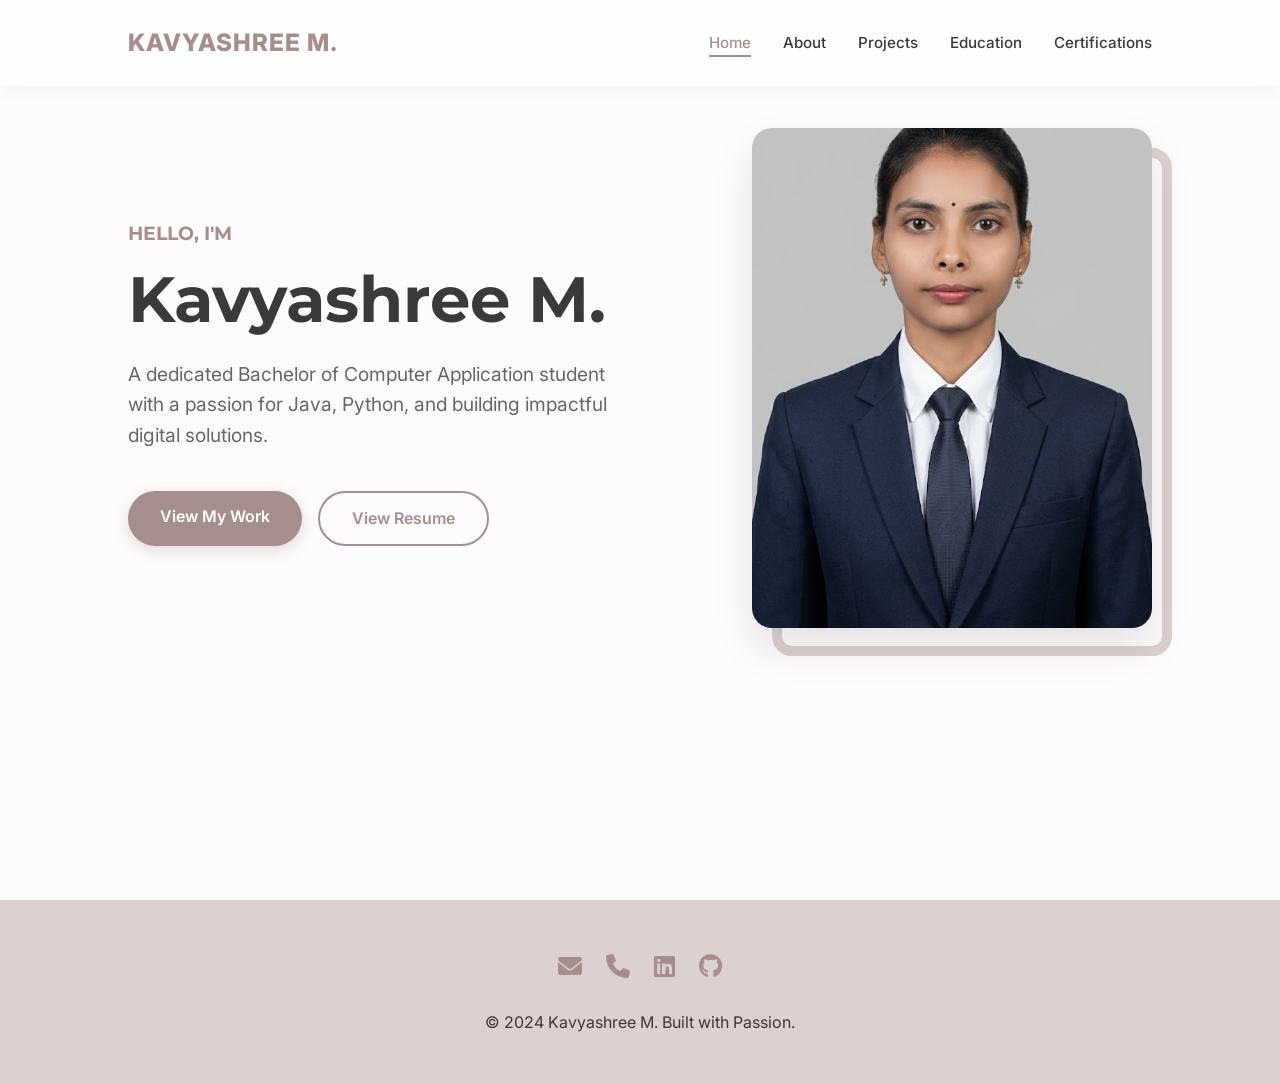
<file: index.html>
<!DOCTYPE html>
<html lang="en">
<head>
    <meta charset="UTF-8">
    <meta name="viewport" content="width=device-width, initial-scale=1.0">
    <title>Kavyashree M | Professional Portfolio</title>
    <link rel="stylesheet" href="style.css">
    <link href="https://fonts.googleapis.com/css2?family=Inter:wght@400;500;600;700&family=Montserrat:wght@700;800&display=swap" rel="stylesheet">
    <link rel="stylesheet" href="https://cdnjs.cloudflare.com/ajax/libs/font-awesome/6.0.0/css/all.min.css">
</head>
<body>
    <header>
        <div class="logo">KAVYASHREE M.</div>
        <nav>
            <ul>
                <li><a href="index.html" class="active">Home</a></li>
                <li><a href="about.html">About</a></li>
                <li><a href="projects.html">Projects</a></li>
                <li><a href="education.html">Education</a></li>
                <li><a href="certifications.html">Certifications</a></li>
            </ul>
        </nav>
    </header>

    <section class="hero">
        <div class="container" style="display: flex; align-items: center; justify-content: space-between; gap: 4rem;">
            <div class="hero-content" style="flex: 1;">
                <h2 style="color: var(--primary-color); font-size: 1.2rem; margin-bottom: 1rem;">HELLO, I'M</h2>
                <h1 style="font-size: 4rem; margin-bottom: 1.5rem; line-height: 1.1;">Kavyashree M.</h1>
                <p style="font-size: 1.2rem; color: var(--light-text); margin-bottom: 2.5rem; max-width: 500px;">
                    A dedicated Bachelor of Computer Application student with a passion for Java, Python, and building impactful digital solutions.
                </p>
                <div class="hero-btns" style="display: flex; gap: 1rem;">
                    <a href="projects.html" class="btn">View My Work</a>
                    <a href="WhatsApp Image 2026-04-27 at 2.50.32 PM.jpeg" class="btn btn-outline" target="_blank">View Resume</a>
                </div>
            </div>
            <div class="hero-image" style="flex: 1; text-align: right;">
                <div style="position: relative; display: inline-block;">
                    <div style="position: absolute; top: 20px; right: -20px; width: 100%; height: 100%; border: 10px solid var(--secondary-color); z-index: -1; border-radius: 20px;"></div>
                    <img src="WhatsApp Image 2026-04-28 at 9.55.12 AM.jpeg" alt="Kavyashree M" style="width: 400px; height: 500px; object-fit: cover; border-radius: 20px; box-shadow: 0 20px 40px rgba(0,0,0,0.1);">
                </div>
            </div>
        </div>
    </section>

    <footer>
        <div class="social-links">
            <a href="mailto:kavyshashreem17032005@gmail.com"><i class="fas fa-envelope"></i></a>
            <a href="tel:6363829453"><i class="fas fa-phone"></i></a>
            <a href="#"><i class="fab fa-linkedin"></i></a>
            <a href="#"><i class="fab fa-github"></i></a>
        </div>
        <p>&copy; 2024 Kavyashree M. Built with Passion.</p>
    </footer>

    <script src="https://cdnjs.cloudflare.com/ajax/libs/gsap/3.12.2/gsap.min.js"></script>
    <script src="script.js"></script>
</body>
</html>
</file>
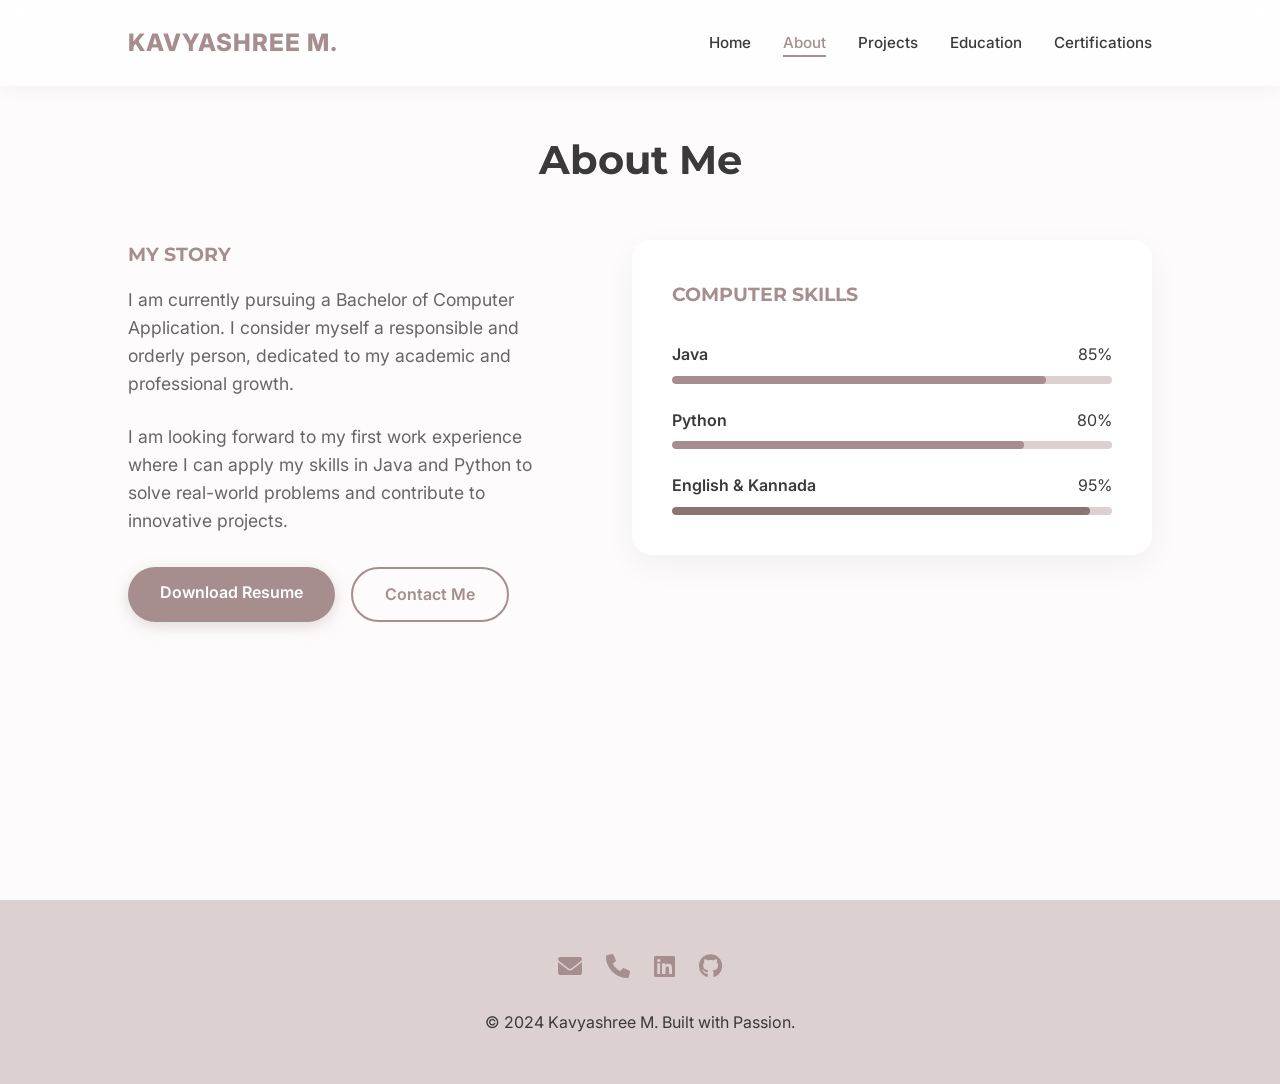
<file: about.html>
<!DOCTYPE html>
<html lang="en">
<head>
    <meta charset="UTF-8">
    <meta name="viewport" content="width=device-width, initial-scale=1.0">
    <title>About Me | Kavyashree M</title>
    <link rel="stylesheet" href="style.css">
    <link href="https://fonts.googleapis.com/css2?family=Inter:wght@400;500;600;700&family=Montserrat:wght@700;800&display=swap" rel="stylesheet">
    <link rel="stylesheet" href="https://cdnjs.cloudflare.com/ajax/libs/font-awesome/6.0.0/css/all.min.css">
</head>
<body>
    <header>
        <div class="logo">KAVYASHREE M.</div>
        <nav>
            <ul>
                <li><a href="index.html">Home</a></li>
                <li><a href="about.html" class="active">About</a></li>
                <li><a href="projects.html">Projects</a></li>
                <li><a href="education.html">Education</a></li>
                <li><a href="certifications.html">Certifications</a></li>
            </ul>
        </nav>
    </header>

    <section class="about">
        <div class="container">
            <h2 style="font-size: 2.5rem; margin-bottom: 3rem; text-align: center;">About Me</h2>
            <div style="display: flex; gap: 4rem; align-items: flex-start;">
                <div style="flex: 1;">
                    <h3 style="color: var(--primary-color); margin-bottom: 1rem;">MY STORY</h3>
                    <p style="font-size: 1.1rem; color: var(--light-text); margin-bottom: 1.5rem;">
                        I am currently pursuing a Bachelor of Computer Application. I consider myself a responsible and orderly person, dedicated to my academic and professional growth.
                    </p>
                    <p style="font-size: 1.1rem; color: var(--light-text); margin-bottom: 2rem;">
                        I am looking forward to my first work experience where I can apply my skills in Java and Python to solve real-world problems and contribute to innovative projects.
                    </p>
                    <div style="display: flex; gap: 1rem;">
                        <a href="WhatsApp Image 2026-04-27 at 2.50.32 PM.jpeg" download class="btn">Download Resume</a>
                        <a href="mailto:kavyshashreem17032005@gmail.com" class="btn btn-outline">Contact Me</a>
                    </div>
                </div>
                <div style="flex: 1; background: var(--white); padding: 2.5rem; border-radius: 20px; box-shadow: 0 10px 30px rgba(0,0,0,0.05);">
                    <h3 style="color: var(--primary-color); margin-bottom: 2rem;">COMPUTER SKILLS</h3>
                    <div class="skill-item" style="margin-bottom: 1.5rem;">
                        <div style="display: flex; justify-content: space-between; margin-bottom: 0.5rem;">
                            <span style="font-weight: 600;">Java</span>
                            <span>85%</span>
                        </div>
                        <div style="width: 100%; height: 8px; background: var(--secondary-color); border-radius: 10px; overflow: hidden;">
                            <div style="width: 85%; height: 100%; background: var(--primary-color); border-radius: 10px;"></div>
                        </div>
                    </div>
                    <div class="skill-item" style="margin-bottom: 1.5rem;">
                        <div style="display: flex; justify-content: space-between; margin-bottom: 0.5rem;">
                            <span style="font-weight: 600;">Python</span>
                            <span>80%</span>
                        </div>
                        <div style="width: 100%; height: 8px; background: var(--secondary-color); border-radius: 10px; overflow: hidden;">
                            <div style="width: 80%; height: 100%; background: var(--primary-color); border-radius: 10px;"></div>
                        </div>
                    </div>
                    <div class="skill-item">
                        <div style="display: flex; justify-content: space-between; margin-bottom: 0.5rem;">
                            <span style="font-weight: 600;">English & Kannada</span>
                            <span>95%</span>
                        </div>
                        <div style="width: 100%; height: 8px; background: var(--secondary-color); border-radius: 10px; overflow: hidden;">
                            <div style="width: 95%; height: 100%; background: var(--accent-color); border-radius: 10px;"></div>
                        </div>
                    </div>
                </div>
            </div>
        </div>
    </section>

    <footer>
        <div class="social-links">
            <a href="mailto:kavyshashreem17032005@gmail.com"><i class="fas fa-envelope"></i></a>
            <a href="tel:6363829453"><i class="fas fa-phone"></i></a>
            <a href="#"><i class="fab fa-linkedin"></i></a>
            <a href="#"><i class="fab fa-github"></i></a>
        </div>
        <p>&copy; 2024 Kavyashree M. Built with Passion.</p>
    </footer>

    <script src="https://cdnjs.cloudflare.com/ajax/libs/gsap/3.12.2/gsap.min.js"></script>
    <script src="script.js"></script>
</body>
</html>
</file>
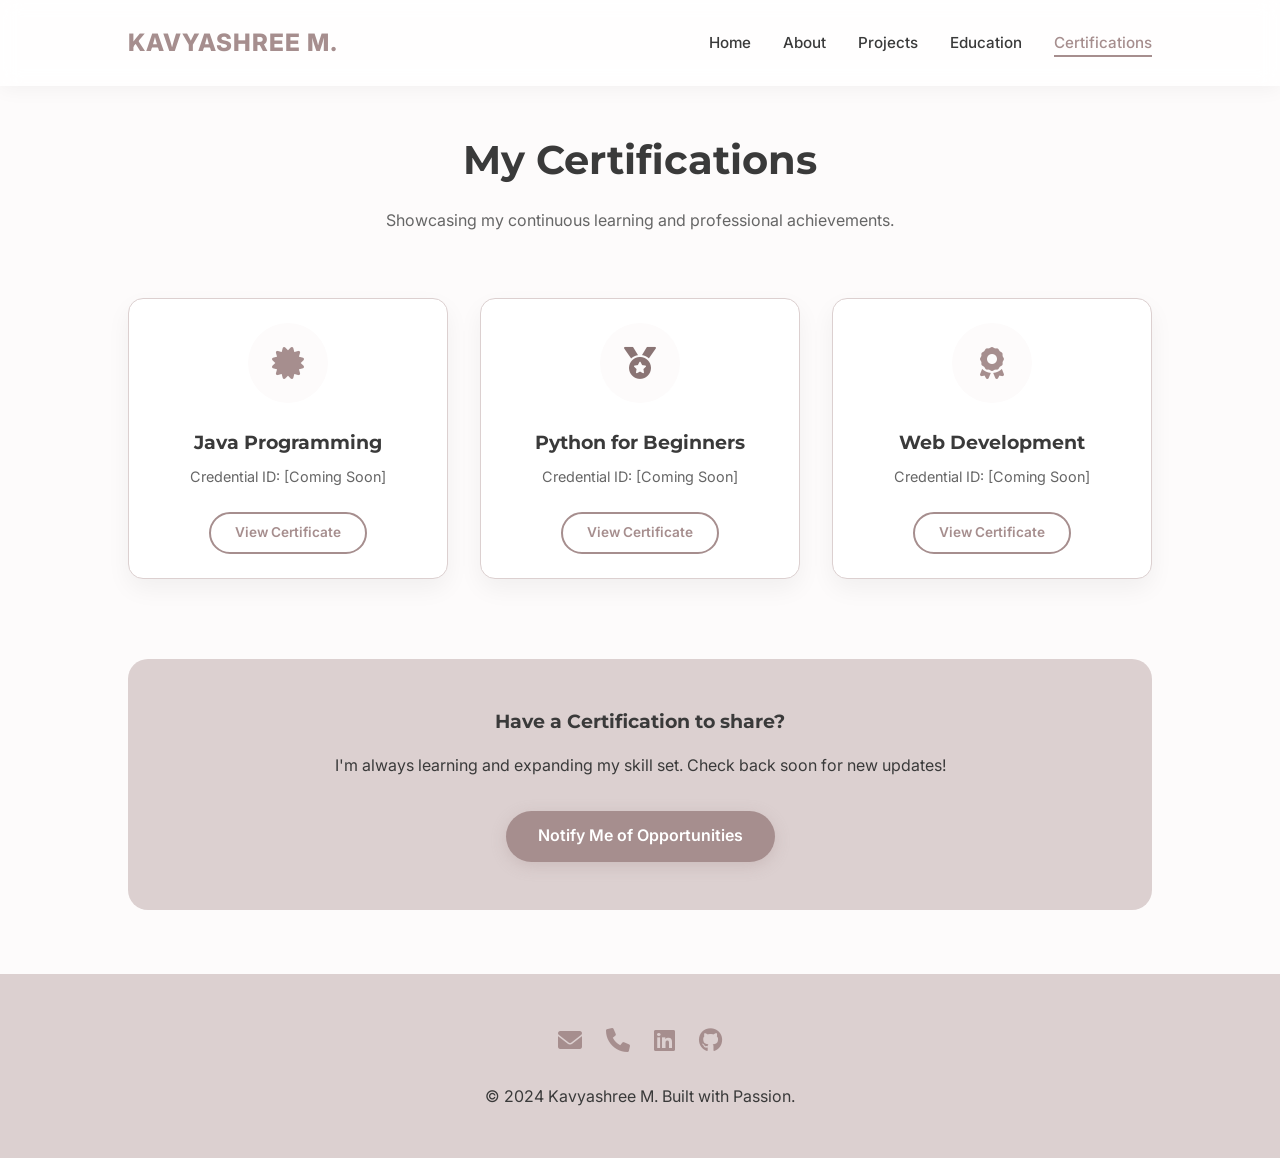
<file: certifications.html>
<!DOCTYPE html>
<html lang="en">
<head>
    <meta charset="UTF-8">
    <meta name="viewport" content="width=device-width, initial-scale=1.0">
    <title>Certifications | Kavyashree M</title>
    <link rel="stylesheet" href="style.css">
    <link href="https://fonts.googleapis.com/css2?family=Inter:wght@400;500;600;700&family=Montserrat:wght@700;800&display=swap" rel="stylesheet">
    <link rel="stylesheet" href="https://cdnjs.cloudflare.com/ajax/libs/font-awesome/6.0.0/css/all.min.css">
</head>
<body>
    <header>
        <div class="logo">KAVYASHREE M.</div>
        <nav>
            <ul>
                <li><a href="index.html">Home</a></li>
                <li><a href="about.html">About</a></li>
                <li><a href="projects.html">Projects</a></li>
                <li><a href="education.html">Education</a></li>
                <li><a href="certifications.html" class="active">Certifications</a></li>
            </ul>
        </nav>
    </header>

    <section class="certifications">
        <div class="container">
            <h2 style="font-size: 2.5rem; margin-bottom: 1rem; text-align: center;">My Certifications</h2>
            <p style="text-align: center; color: var(--light-text); margin-bottom: 4rem;">Showcasing my continuous learning and professional achievements.</p>
            
            <div style="grid-template-columns: repeat(auto-fit, minmax(300px, 1fr)); display: grid; gap: 2rem;">
                <!-- Certificate Placeholder 1 -->
                <div class="cert-card" style="background: var(--white); border-radius: 15px; padding: 1.5rem; box-shadow: 0 10px 25px rgba(0,0,0,0.05); text-align: center; border: 1px solid var(--secondary-color);">
                    <div style="width: 80px; height: 80px; background: var(--bg-color); border-radius: 50%; display: flex; align-items: center; justify-content: center; margin: 0 auto 1.5rem;">
                        <i class="fas fa-certificate" style="font-size: 2rem; color: var(--primary-color);"></i>
                    </div>
                    <h3 style="font-size: 1.2rem; margin-bottom: 0.5rem;">Java Programming</h3>
                    <p style="color: var(--light-text); font-size: 0.9rem; margin-bottom: 1.5rem;">Credential ID: [Coming Soon]</p>
                    <a href="#" class="btn btn-outline" style="padding: 0.5rem 1.5rem; font-size: 0.85rem;">View Certificate</a>
                </div>

                <!-- Certificate Placeholder 2 -->
                <div class="cert-card" style="background: var(--white); border-radius: 15px; padding: 1.5rem; box-shadow: 0 10px 25px rgba(0,0,0,0.05); text-align: center; border: 1px solid var(--secondary-color);">
                    <div style="width: 80px; height: 80px; background: var(--bg-color); border-radius: 50%; display: flex; align-items: center; justify-content: center; margin: 0 auto 1.5rem;">
                        <i class="fas fa-medal" style="font-size: 2rem; color: var(--accent-color);"></i>
                    </div>
                    <h3 style="font-size: 1.2rem; margin-bottom: 0.5rem;">Python for Beginners</h3>
                    <p style="color: var(--light-text); font-size: 0.9rem; margin-bottom: 1.5rem;">Credential ID: [Coming Soon]</p>
                    <a href="#" class="btn btn-outline" style="padding: 0.5rem 1.5rem; font-size: 0.85rem;">View Certificate</a>
                </div>

                <!-- Certificate Placeholder 3 -->
                <div class="cert-card" style="background: var(--white); border-radius: 15px; padding: 1.5rem; box-shadow: 0 10px 25px rgba(0,0,0,0.05); text-align: center; border: 1px solid var(--secondary-color);">
                    <div style="width: 80px; height: 80px; background: var(--bg-color); border-radius: 50%; display: flex; align-items: center; justify-content: center; margin: 0 auto 1.5rem;">
                        <i class="fas fa-award" style="font-size: 2rem; color: var(--primary-color);"></i>
                    </div>
                    <h3 style="font-size: 1.2rem; margin-bottom: 0.5rem;">Web Development</h3>
                    <p style="color: var(--light-text); font-size: 0.9rem; margin-bottom: 1.5rem;">Credential ID: [Coming Soon]</p>
                    <a href="#" class="btn btn-outline" style="padding: 0.5rem 1.5rem; font-size: 0.85rem;">View Certificate</a>
                </div>
            </div>

            <div style="margin-top: 5rem; padding: 3rem; background: var(--secondary-color); border-radius: 20px; text-align: center;">
                <h3 style="margin-bottom: 1rem;">Have a Certification to share?</h3>
                <p style="margin-bottom: 2rem;">I'm always learning and expanding my skill set. Check back soon for new updates!</p>
                <a href="mailto:kavyshashreem17032005@gmail.com" class="btn">Notify Me of Opportunities</a>
            </div>
        </div>
    </section>

    <footer>
        <div class="social-links">
            <a href="mailto:kavyshashreem17032005@gmail.com"><i class="fas fa-envelope"></i></a>
            <a href="tel:6363829453"><i class="fas fa-phone"></i></a>
            <a href="#"><i class="fab fa-linkedin"></i></a>
            <a href="#"><i class="fab fa-github"></i></a>
        </div>
        <p>&copy; 2024 Kavyashree M. Built with Passion.</p>
    </footer>

    <script src="https://cdnjs.cloudflare.com/ajax/libs/gsap/3.12.2/gsap.min.js"></script>
    <script src="script.js"></script>
</body>
</html>
</file>
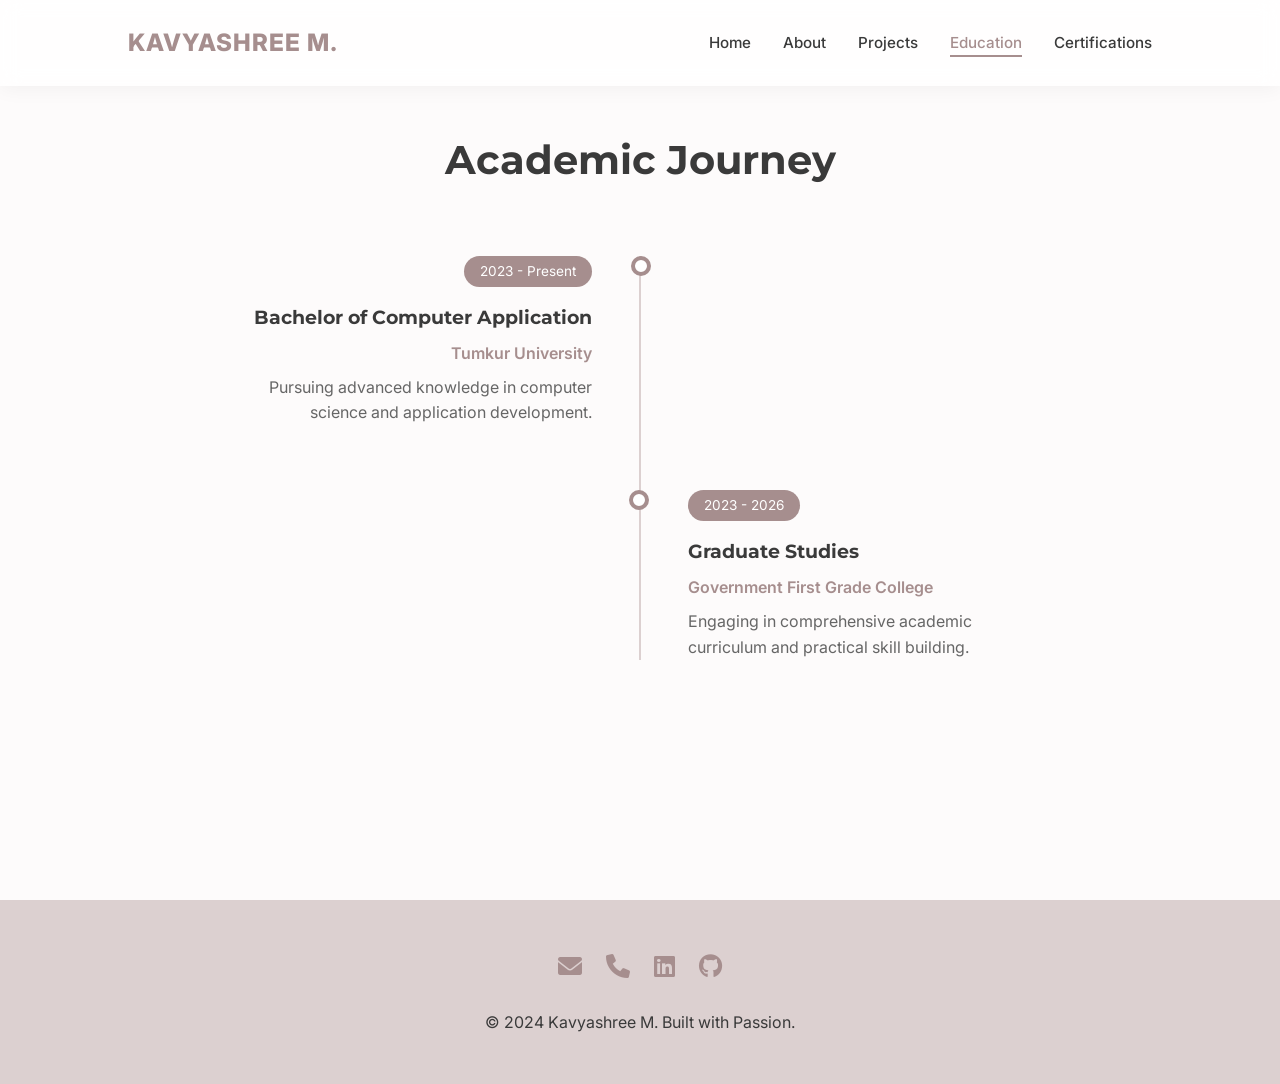
<file: education.html>
<!DOCTYPE html>
<html lang="en">
<head>
    <meta charset="UTF-8">
    <meta name="viewport" content="width=device-width, initial-scale=1.0">
    <title>Education | Kavyashree M</title>
    <link rel="stylesheet" href="style.css">
    <link href="https://fonts.googleapis.com/css2?family=Inter:wght@400;500;600;700&family=Montserrat:wght@700;800&display=swap" rel="stylesheet">
    <link rel="stylesheet" href="https://cdnjs.cloudflare.com/ajax/libs/font-awesome/6.0.0/css/all.min.css">
</head>
<body>
    <header>
        <div class="logo">KAVYASHREE M.</div>
        <nav>
            <ul>
                <li><a href="index.html">Home</a></li>
                <li><a href="about.html">About</a></li>
                <li><a href="projects.html">Projects</a></li>
                <li><a href="education.html" class="active">Education</a></li>
                <li><a href="certifications.html">Certifications</a></li>
            </ul>
        </nav>
    </header>

    <section class="education">
        <div class="container">
            <h2 style="font-size: 2.5rem; margin-bottom: 4rem; text-align: center;">Academic Journey</h2>
            <div class="timeline" style="max-width: 800px; margin: 0 auto; position: relative;">
                <!-- Timeline Line -->
                <div style="position: absolute; left: 50%; transform: translateX(-50%); width: 2px; height: 100%; background: var(--secondary-color);"></div>

                <!-- Education Item 1 -->
                <div class="timeline-item" style="margin-bottom: 4rem; position: relative; width: 50%; padding-right: 3rem;">
                    <div style="text-align: right;">
                        <span style="display: inline-block; padding: 0.3rem 1rem; background: var(--primary-color); color: var(--white); border-radius: 50px; font-size: 0.85rem; margin-bottom: 1rem;">2023 - Present</span>
                        <h3 style="margin-bottom: 0.5rem;">Bachelor of Computer Application</h3>
                        <p style="color: var(--primary-color); font-weight: 600; margin-bottom: 0.5rem;">Tumkur University</p>
                        <p style="color: var(--light-text);">Pursuing advanced knowledge in computer science and application development.</p>
                    </div>
                    <div style="position: absolute; right: -11px; top: 0; width: 20px; height: 20px; background: var(--white); border: 4px solid var(--primary-color); border-radius: 50%;"></div>
                </div>

                <!-- Education Item 2 -->
                <div class="timeline-item" style="margin-bottom: 4rem; position: relative; width: 50%; margin-left: 50%; padding-left: 3rem;">
                    <div>
                        <span style="display: inline-block; padding: 0.3rem 1rem; background: var(--primary-color); color: var(--white); border-radius: 50px; font-size: 0.85rem; margin-bottom: 1rem;">2023 - 2026</span>
                        <h3 style="margin-bottom: 0.5rem;">Graduate Studies</h3>
                        <p style="color: var(--primary-color); font-weight: 600; margin-bottom: 0.5rem;">Government First Grade College</p>
                        <p style="color: var(--light-text);">Engaging in comprehensive academic curriculum and practical skill building.</p>
                    </div>
                    <div style="position: absolute; left: -11px; top: 0; width: 20px; height: 20px; background: var(--white); border: 4px solid var(--primary-color); border-radius: 50%;"></div>
                </div>
            </div>
        </div>
    </section>

    <footer>
        <div class="social-links">
            <a href="mailto:kavyshashreem17032005@gmail.com"><i class="fas fa-envelope"></i></a>
            <a href="tel:6363829453"><i class="fas fa-phone"></i></a>
            <a href="#"><i class="fab fa-linkedin"></i></a>
            <a href="#"><i class="fab fa-github"></i></a>
        </div>
        <p>&copy; 2024 Kavyashree M. Built with Passion.</p>
    </footer>

    <script src="https://cdnjs.cloudflare.com/ajax/libs/gsap/3.12.2/gsap.min.js"></script>
    <script src="script.js"></script>
</body>
</html>
</file>
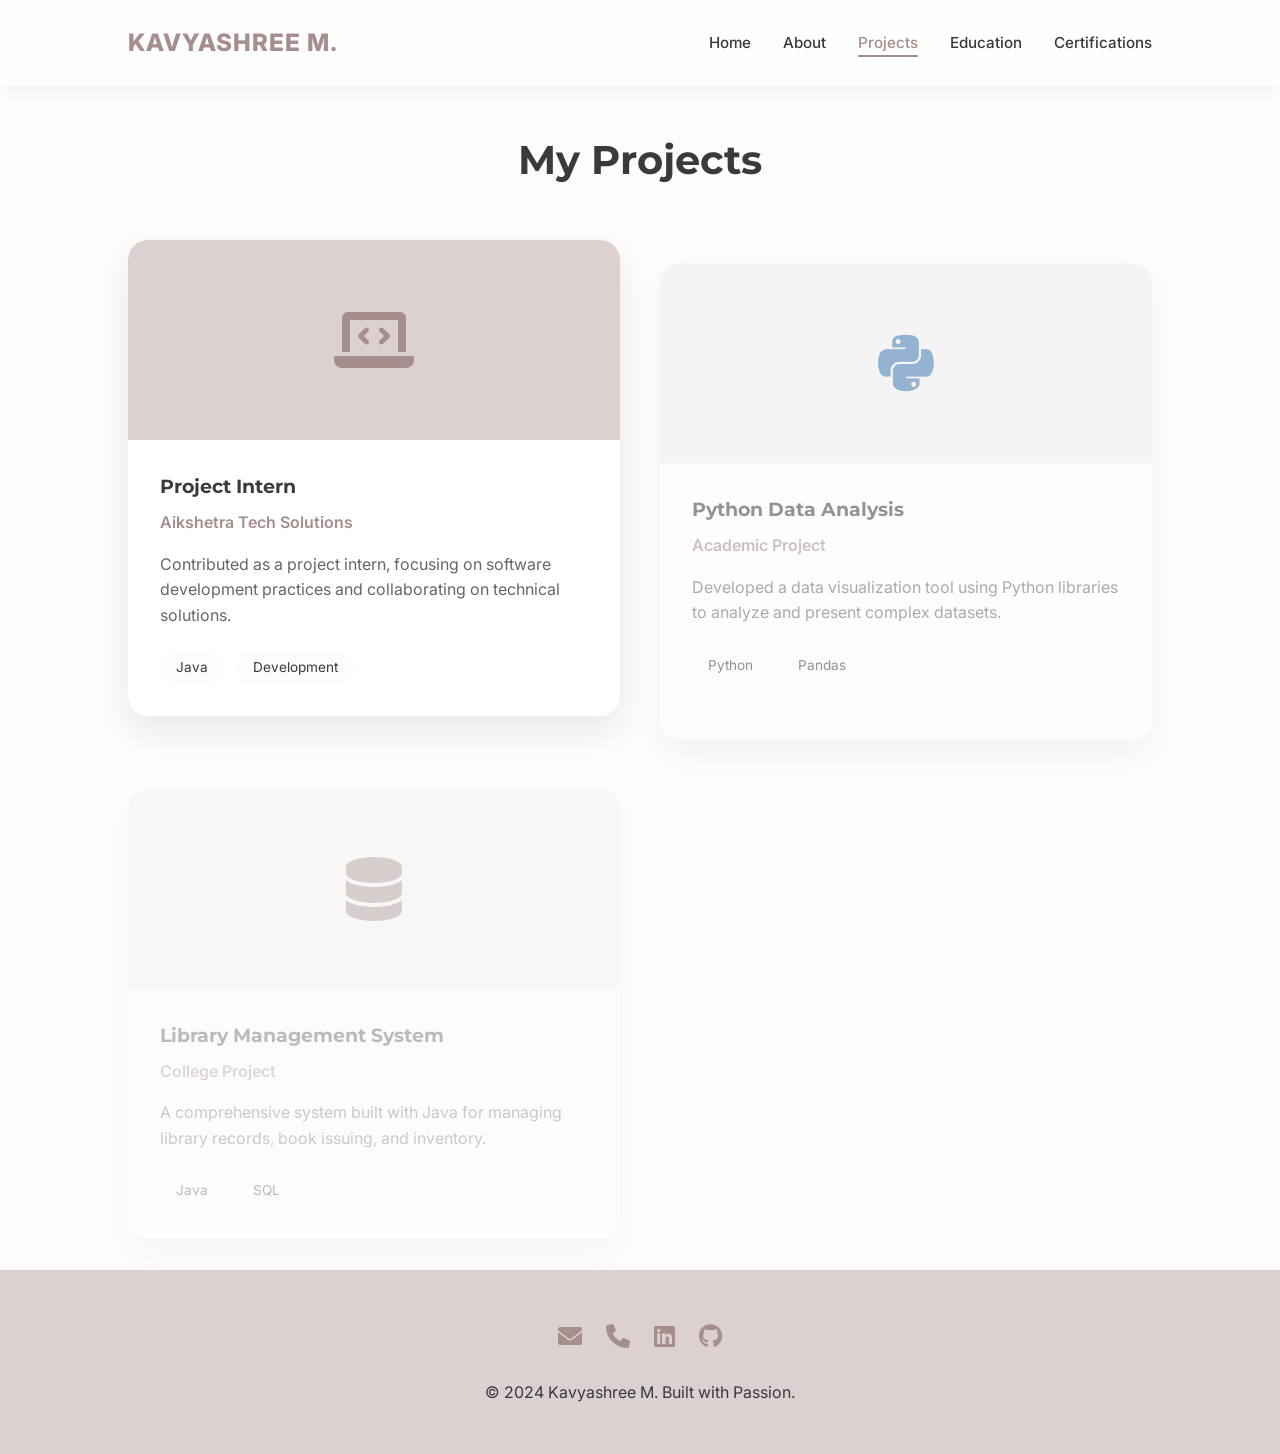
<file: projects.html>
<!DOCTYPE html>
<html lang="en">
<head>
    <meta charset="UTF-8">
    <meta name="viewport" content="width=device-width, initial-scale=1.0">
    <title>Projects | Kavyashree M</title>
    <link rel="stylesheet" href="style.css">
    <link href="https://fonts.googleapis.com/css2?family=Inter:wght@400;500;600;700&family=Montserrat:wght@700;800&display=swap" rel="stylesheet">
    <link rel="stylesheet" href="https://cdnjs.cloudflare.com/ajax/libs/font-awesome/6.0.0/css/all.min.css">
</head>
<body>
    <header>
        <div class="logo">KAVYASHREE M.</div>
        <nav>
            <ul>
                <li><a href="index.html">Home</a></li>
                <li><a href="about.html">About</a></li>
                <li><a href="projects.html" class="active">Projects</a></li>
                <li><a href="education.html">Education</a></li>
                <li><a href="certifications.html">Certifications</a></li>
            </ul>
        </nav>
    </header>

    <section class="projects">
        <div class="container">
            <h2 style="font-size: 2.5rem; margin-bottom: 3rem; text-align: center;">My Projects</h2>
            <div style="display: grid; grid-template-columns: repeat(auto-fit, minmax(350px, 1fr)); gap: 2.5rem;">
                <!-- Featured Project -->
                <div class="project-card" style="background: var(--white); border-radius: 20px; overflow: hidden; box-shadow: 0 15px 35px rgba(0,0,0,0.08); transition: var(--transition);">
                    <div style="height: 200px; background: var(--secondary-color); display: flex; align-items: center; justify-content: center;">
                        <i class="fas fa-laptop-code" style="font-size: 4rem; color: var(--primary-color);"></i>
                    </div>
                    <div style="padding: 2rem;">
                        <h3 style="margin-bottom: 0.5rem;">Project Intern</h3>
                        <p style="color: var(--primary-color); font-weight: 600; margin-bottom: 1rem;">Aikshetra Tech Solutions</p>
                        <p style="color: var(--light-text); margin-bottom: 1.5rem;">
                            Contributed as a project intern, focusing on software development practices and collaborating on technical solutions.
                        </p>
                        <div style="display: flex; gap: 0.8rem; flex-wrap: wrap;">
                            <span style="background: var(--bg-color); padding: 0.3rem 1rem; border-radius: 50px; font-size: 0.85rem;">Java</span>
                            <span style="background: var(--bg-color); padding: 0.3rem 1rem; border-radius: 50px; font-size: 0.85rem;">Development</span>
                        </div>
                    </div>
                </div>

                <!-- Placeholder 1 -->
                <div class="project-card" style="background: var(--white); border-radius: 20px; overflow: hidden; box-shadow: 0 15px 35px rgba(0,0,0,0.08); transition: var(--transition);">
                    <div style="height: 200px; background: #eee; display: flex; align-items: center; justify-content: center;">
                        <i class="fab fa-python" style="font-size: 4rem; color: #3776AB;"></i>
                    </div>
                    <div style="padding: 2rem;">
                        <h3 style="margin-bottom: 0.5rem;">Python Data Analysis</h3>
                        <p style="color: var(--primary-color); font-weight: 600; margin-bottom: 1rem;">Academic Project</p>
                        <p style="color: var(--light-text); margin-bottom: 1.5rem;">
                            Developed a data visualization tool using Python libraries to analyze and present complex datasets.
                        </p>
                        <div style="display: flex; gap: 0.8rem; flex-wrap: wrap;">
                            <span style="background: var(--bg-color); padding: 0.3rem 1rem; border-radius: 50px; font-size: 0.85rem;">Python</span>
                            <span style="background: var(--bg-color); padding: 0.3rem 1rem; border-radius: 50px; font-size: 0.85rem;">Pandas</span>
                        </div>
                    </div>
                </div>

                <!-- Placeholder 2 -->
                <div class="project-card" style="background: var(--white); border-radius: 20px; overflow: hidden; box-shadow: 0 15px 35px rgba(0,0,0,0.08); transition: var(--transition);">
                    <div style="height: 200px; background: #f0f0f0; display: flex; align-items: center; justify-content: center;">
                        <i class="fas fa-database" style="font-size: 4rem; color: var(--accent-color);"></i>
                    </div>
                    <div style="padding: 2rem;">
                        <h3 style="margin-bottom: 0.5rem;">Library Management System</h3>
                        <p style="color: var(--primary-color); font-weight: 600; margin-bottom: 1rem;">College Project</p>
                        <p style="color: var(--light-text); margin-bottom: 1.5rem;">
                            A comprehensive system built with Java for managing library records, book issuing, and inventory.
                        </p>
                        <div style="display: flex; gap: 0.8rem; flex-wrap: wrap;">
                            <span style="background: var(--bg-color); padding: 0.3rem 1rem; border-radius: 50px; font-size: 0.85rem;">Java</span>
                            <span style="background: var(--bg-color); padding: 0.3rem 1rem; border-radius: 50px; font-size: 0.85rem;">SQL</span>
                        </div>
                    </div>
                </div>
            </div>
        </div>
    </section>

    <footer>
        <div class="social-links">
            <a href="mailto:kavyshashreem17032005@gmail.com"><i class="fas fa-envelope"></i></a>
            <a href="tel:6363829453"><i class="fas fa-phone"></i></a>
            <a href="#"><i class="fab fa-linkedin"></i></a>
            <a href="#"><i class="fab fa-github"></i></a>
        </div>
        <p>&copy; 2024 Kavyashree M. Built with Passion.</p>
    </footer>

    <script src="https://cdnjs.cloudflare.com/ajax/libs/gsap/3.12.2/gsap.min.js"></script>
    <script src="script.js"></script>
</body>
</html>
</file>
<file: style.css>
:root {
    --primary-color: #a68e8e;
    --secondary-color: #dcd0d0;
    --accent-color: #8a7474;
    --bg-color: #fdfbfb;
    --text-color: #3a3a3a;
    --light-text: #666;
    --white: #ffffff;
    --glass-bg: rgba(255, 255, 255, 0.8);
    --transition: all 0.3s ease;
}

* {
    margin: 0;
    padding: 0;
    box-sizing: border-box;
}

body {
    font-family: 'Inter', sans-serif;
    background-color: var(--bg-color);
    color: var(--text-color);
    line-height: 1.6;
    overflow-x: hidden;
}

h1, h2, h3 {
    font-family: 'Montserrat', sans-serif;
    font-weight: 700;
}

a {
    text-decoration: none;
    color: inherit;
    transition: var(--transition);
}

/* Header & Navigation */
header {
    position: fixed;
    top: 0;
    width: 100%;
    padding: 1.5rem 10%;
    display: flex;
    justify-content: space-between;
    align-items: center;
    background: var(--glass-bg);
    backdrop-filter: blur(10px);
    z-index: 1000;
    box-shadow: 0 2px 20px rgba(0,0,0,0.05);
}

.logo {
    font-size: 1.5rem;
    font-weight: 800;
    color: var(--primary-color);
    letter-spacing: 1px;
}

nav ul {
    display: flex;
    list-style: none;
    gap: 2rem;
}

nav ul li a {
    font-weight: 500;
    font-size: 0.95rem;
    position: relative;
}

nav ul li a::after {
    content: '';
    position: absolute;
    bottom: -5px;
    left: 0;
    width: 0;
    height: 2px;
    background: var(--primary-color);
    transition: var(--transition);
}

nav ul li a:hover::after,
nav ul li a.active::after {
    width: 100%;
}

nav ul li a.active {
    color: var(--primary-color);
}

/* Common Layout */
section {
    padding: 8rem 10% 4rem;
    min-height: 100vh;
}

.container {
    max-width: 1200px;
    margin: 0 auto;
}

.btn {
    display: inline-block;
    padding: 0.8rem 2rem;
    background: var(--primary-color);
    color: var(--white);
    border-radius: 50px;
    font-weight: 600;
    border: none;
    cursor: pointer;
    transition: var(--transition);
    box-shadow: 0 4px 15px rgba(166, 142, 142, 0.3);
}

.btn:hover {
    background: var(--accent-color);
    transform: translateY(-3px);
    box-shadow: 0 6px 20px rgba(166, 142, 142, 0.4);
}

.btn-outline {
    background: transparent;
    border: 2px solid var(--primary-color);
    color: var(--primary-color);
    box-shadow: none;
}

.btn-outline:hover {
    background: var(--primary-color);
    color: var(--white);
}

/* Animations */
.fade-up {
    opacity: 0;
    transform: translateY(30px);
    transition: opacity 0.8s ease, transform 0.8s ease;
}

.fade-up.active {
    opacity: 1;
    transform: translateY(0);
}

/* Footer */
footer {
    padding: 3rem 10%;
    background: var(--secondary-color);
    text-align: center;
    color: var(--text-color);
}

.social-links {
    margin-bottom: 1.5rem;
    display: flex;
    justify-content: center;
    gap: 1.5rem;
}

.social-links a {
    font-size: 1.5rem;
    color: var(--primary-color);
}

.social-links a:hover {
    color: var(--accent-color);
}

/* Responsive */
@media (max-width: 768px) {
    header {
        padding: 1rem 5%;
    }
    nav ul {
        display: none; /* Mobile menu can be added later */
    }
    section {
        padding: 6rem 5% 2rem;
    }
}
</file>
